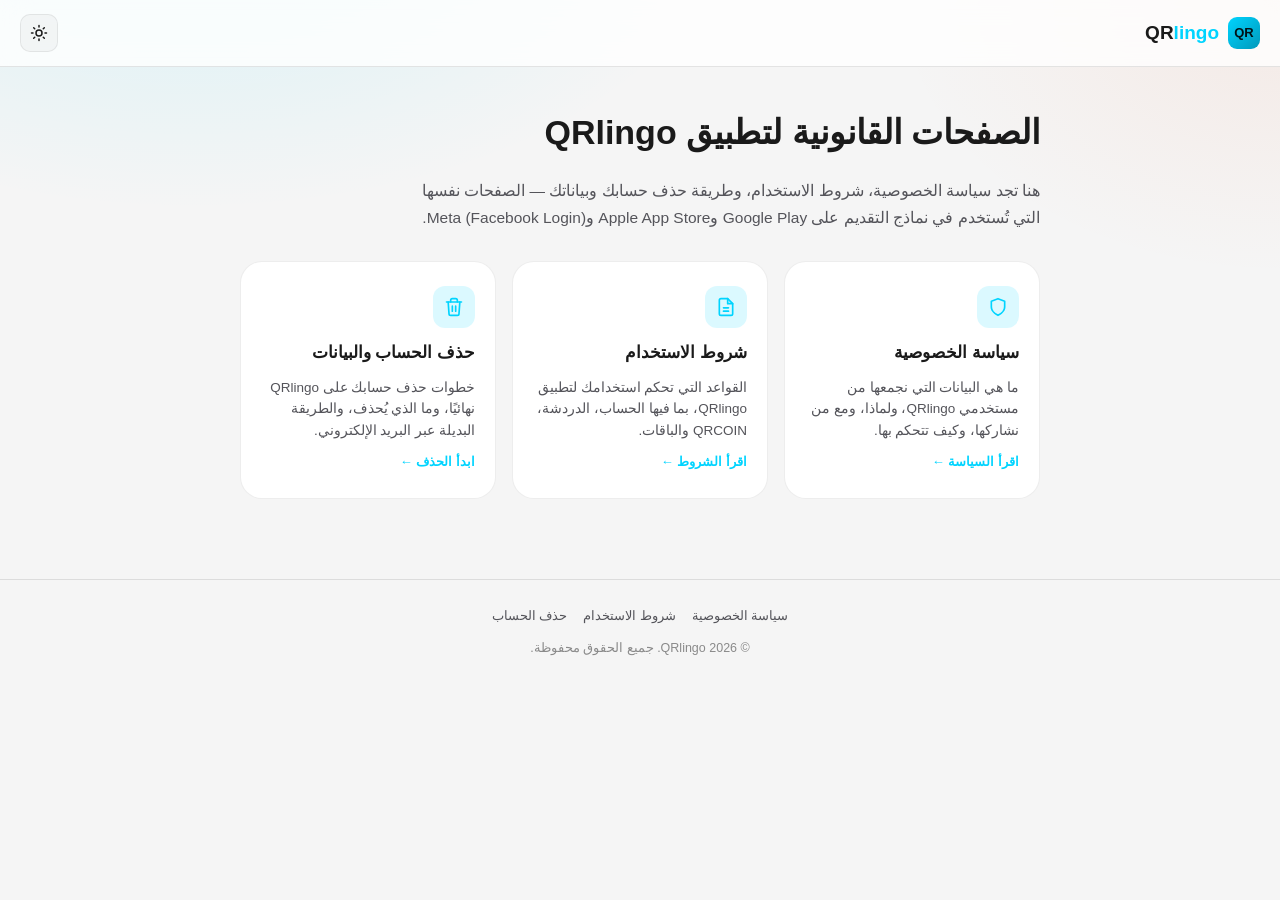
<file: QRLINGO LEGAL 2026/index.html>
<!DOCTYPE html>
<html lang="ar" dir="rtl" data-theme="dark">
<head>
<meta charset="UTF-8">
<meta name="viewport" content="width=device-width, initial-scale=1, viewport-fit=cover">
<title>QRlingo — الصفحات القانونية</title>
<meta name="description" content="سياسة الخصوصية، شروط الاستخدام، وحذف الحساب والبيانات لتطبيق QRlingo.">
<meta name="robots" content="index,follow">
<link rel="stylesheet" href="assets/style.css">
</head>
<body>

<header class="topbar">
  <a href="./" class="brand"><span class="brand-mark">QR</span><span class="brand-full">QR<span class="brand-lingo">lingo</span></span></a>
  <div class="topbar-actions">
    <button class="icon-btn" id="themeToggleBtn" title="تبديل المظهر" aria-label="تبديل المظهر">
      <svg viewBox="0 0 24 24" fill="none" stroke="currentColor" stroke-width="2" stroke-linecap="round" stroke-linejoin="round"><circle cx="12" cy="12" r="4"/><path d="M12 2v2M12 20v2M4.9 4.9l1.4 1.4M17.7 17.7l1.4 1.4M2 12h2M20 12h2M4.9 19.1l1.4-1.4M17.7 6.3l1.4-1.4"/></svg>
    </button>
  </div>
</header>

<main>
  <div class="page-head">
    <h1>الصفحات القانونية لتطبيق QRlingo</h1>
    <p class="lede">هنا تجد سياسة الخصوصية، شروط الاستخدام، وطريقة حذف حسابك وبياناتك — الصفحات نفسها التي تُستخدم في نماذج التقديم على Google Play وApple App Store وMeta (Facebook Login).</p>
  </div>

  <div class="hub-grid">
    <a class="hub-card" href="privacy/">
      <span class="hub-icon">
        <svg width="20" height="20" viewBox="0 0 24 24" fill="none" stroke="currentColor" stroke-width="2" stroke-linecap="round" stroke-linejoin="round"><path d="M12 22s8-4 8-10V5l-8-3-8 3v7c0 6 8 10 8 10z"/></svg>
      </span>
      <h3>سياسة الخصوصية</h3>
      <p>ما هي البيانات التي نجمعها من مستخدمي QRlingo، ولماذا، ومع من نشاركها، وكيف تتحكم بها.</p>
      <span class="go">اقرأ السياسة ←</span>
    </a>

    <a class="hub-card" href="terms/">
      <span class="hub-icon">
        <svg width="20" height="20" viewBox="0 0 24 24" fill="none" stroke="currentColor" stroke-width="2" stroke-linecap="round" stroke-linejoin="round"><path d="M14 2H6a2 2 0 0 0-2 2v16a2 2 0 0 0 2 2h12a2 2 0 0 0 2-2V8z"/><path d="M14 2v6h6"/><path d="M9 13h6M9 17h6"/></svg>
      </span>
      <h3>شروط الاستخدام</h3>
      <p>القواعد التي تحكم استخدامك لتطبيق QRlingo، بما فيها الحساب، الدردشة، QRCOIN والباقات.</p>
      <span class="go">اقرأ الشروط ←</span>
    </a>

    <a class="hub-card" href="delete-account/">
      <span class="hub-icon">
        <svg width="20" height="20" viewBox="0 0 24 24" fill="none" stroke="currentColor" stroke-width="2" stroke-linecap="round" stroke-linejoin="round"><path d="M3 6h18"/><path d="M8 6V4a2 2 0 0 1 2-2h4a2 2 0 0 1 2 2v2"/><path d="M19 6l-1 14a2 2 0 0 1-2 2H8a2 2 0 0 1-2-2L5 6"/><path d="M10 11v6M14 11v6"/></svg>
      </span>
      <h3>حذف الحساب والبيانات</h3>
      <p>خطوات حذف حسابك على QRlingo نهائيًا، وما الذي يُحذف، والطريقة البديلة عبر البريد الإلكتروني.</p>
      <span class="go">ابدأ الحذف ←</span>
    </a>
  </div>
</main>

<footer>
  <div class="foot-links">
    <a href="privacy/">سياسة الخصوصية</a>
    <a href="terms/">شروط الاستخدام</a>
    <a href="delete-account/">حذف الحساب</a>
  </div>
  © <span id="year"></span> QRlingo. جميع الحقوق محفوظة.
</footer>

<script>
(function(){
  var KEY = "qrlingoLegalTheme";
  var root = document.documentElement;
  var btn = document.getElementById("themeToggleBtn");
  var saved = localStorage.getItem(KEY);
  if(saved){ root.setAttribute("data-theme", saved); }
  else if(window.matchMedia && window.matchMedia("(prefers-color-scheme: light)").matches){ root.setAttribute("data-theme","light"); }
  btn && btn.addEventListener("click", function(){
    var next = root.getAttribute("data-theme") === "light" ? "dark" : "light";
    root.setAttribute("data-theme", next);
    localStorage.setItem(KEY, next);
  });
  var y = document.getElementById("year");
  if(y) y.textContent = new Date().getFullYear();
})();
</script>
</body>
</html>
</file>
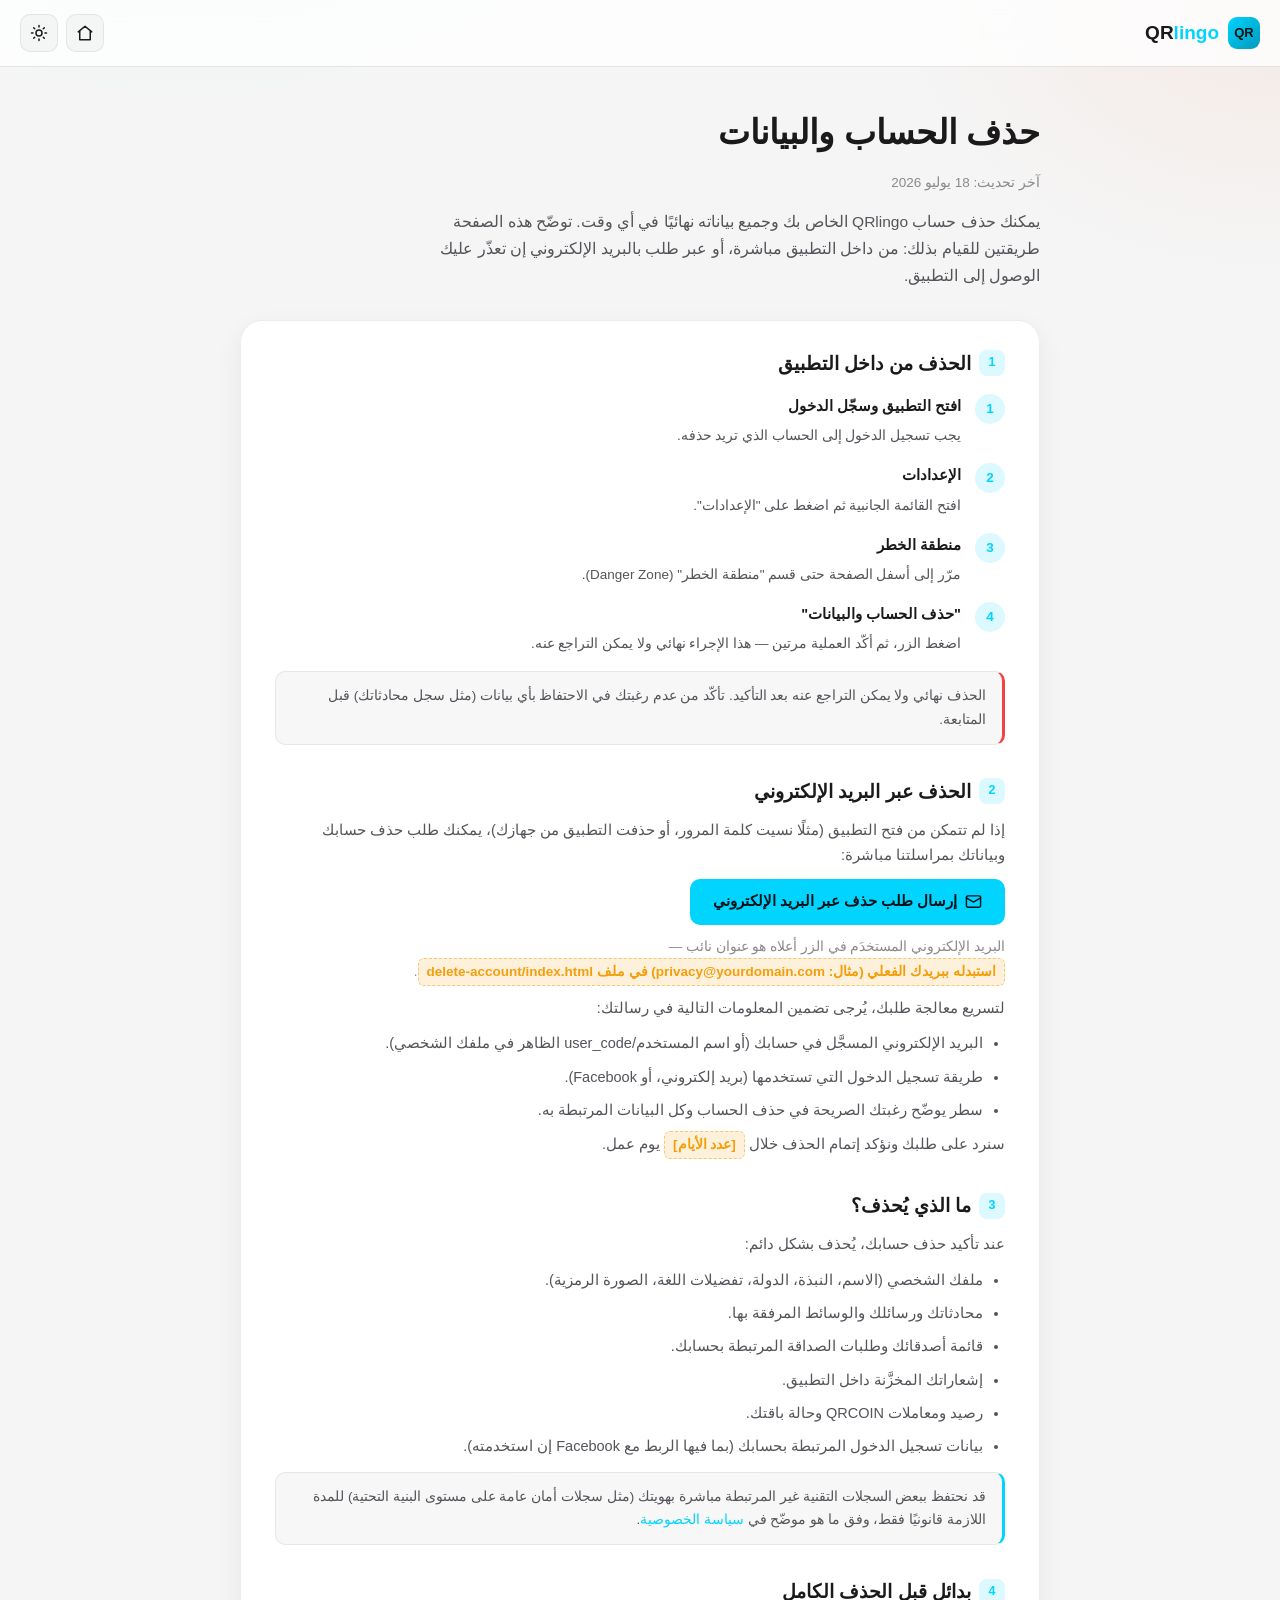
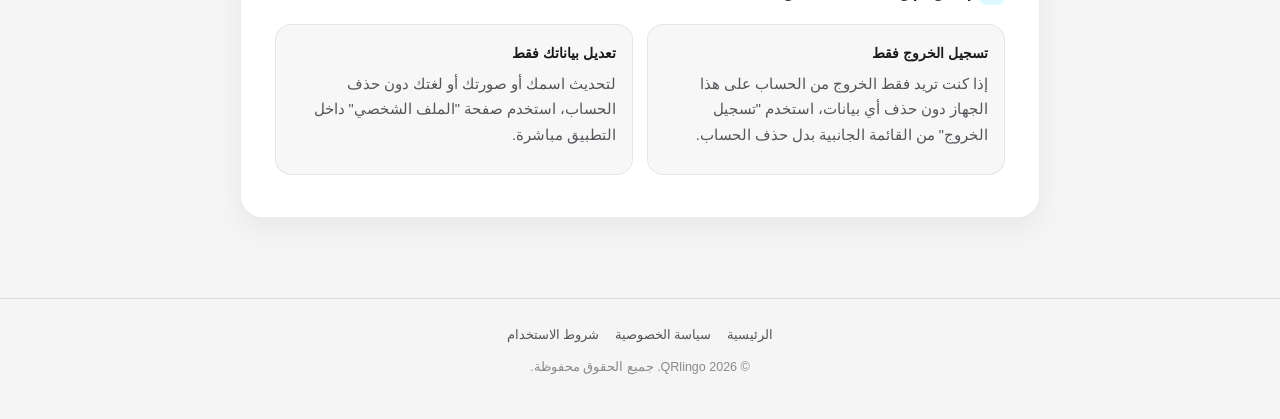
<file: QRLINGO LEGAL 2026/delete-account/index.html>
<!DOCTYPE html>
<html lang="ar" dir="rtl" data-theme="dark">
<head>
<meta charset="UTF-8">
<meta name="viewport" content="width=device-width, initial-scale=1, viewport-fit=cover">
<title>حذف الحساب والبيانات — QRlingo</title>
<meta name="description" content="كيفية حذف حسابك وبياناتك من تطبيق QRlingo نهائيًا، من داخل التطبيق أو عبر البريد الإلكتروني.">
<meta name="robots" content="index,follow">
<link rel="stylesheet" href="../assets/style.css">
</head>
<body>

<header class="topbar">
  <a href="../" class="brand"><span class="brand-mark">QR</span><span class="brand-full">QR<span class="brand-lingo">lingo</span></span></a>
  <div class="topbar-actions">
    <a class="icon-btn" href="../" title="الرئيسية" aria-label="الرئيسية">
      <svg viewBox="0 0 24 24" fill="none" stroke="currentColor" stroke-width="2" stroke-linecap="round" stroke-linejoin="round"><path d="M3 10.5 12 3l9 7.5"/><path d="M5 9.5V21h14V9.5"/></svg>
    </a>
    <button class="icon-btn" id="themeToggleBtn" title="تبديل المظهر" aria-label="تبديل المظهر">
      <svg viewBox="0 0 24 24" fill="none" stroke="currentColor" stroke-width="2" stroke-linecap="round" stroke-linejoin="round"><circle cx="12" cy="12" r="4"/><path d="M12 2v2M12 20v2M4.9 4.9l1.4 1.4M17.7 17.7l1.4 1.4M2 12h2M20 12h2M4.9 19.1l1.4-1.4M17.7 6.3l1.4-1.4"/></svg>
    </button>
  </div>
</header>

<main>
  <div class="page-head">
    <h1>حذف الحساب والبيانات</h1>
    <p class="updated">آخر تحديث: 18 يوليو 2026</p>
    <p class="lede">
      يمكنك حذف حساب QRlingo الخاص بك وجميع بياناته نهائيًا في أي وقت. توضّح هذه الصفحة طريقتين للقيام
      بذلك: من داخل التطبيق مباشرة، أو عبر طلب بالبريد الإلكتروني إن تعذّر عليك الوصول إلى التطبيق.
    </p>
  </div>

  <div class="card">

    <section class="block" id="in-app">
      <h2><span class="num">1</span> الحذف من داخل التطبيق</h2>
      <div class="steps">
        <div class="step">
          <span class="step-num">1</span>
          <div class="step-body"><strong>افتح التطبيق وسجّل الدخول</strong><span>يجب تسجيل الدخول إلى الحساب الذي تريد حذفه.</span></div>
        </div>
        <div class="step">
          <span class="step-num">2</span>
          <div class="step-body"><strong>الإعدادات</strong><span>افتح القائمة الجانبية ثم اضغط على "الإعدادات".</span></div>
        </div>
        <div class="step">
          <span class="step-num">3</span>
          <div class="step-body"><strong>منطقة الخطر</strong><span>مرّر إلى أسفل الصفحة حتى قسم "منطقة الخطر" (Danger Zone).</span></div>
        </div>
        <div class="step">
          <span class="step-num">4</span>
          <div class="step-body"><strong>"حذف الحساب والبيانات"</strong><span>اضغط الزر، ثم أكّد العملية مرتين — هذا الإجراء نهائي ولا يمكن التراجع عنه.</span></div>
        </div>
      </div>
      <div class="note danger">
        الحذف نهائي ولا يمكن التراجع عنه بعد التأكيد. تأكّد من عدم رغبتك في الاحتفاظ بأي بيانات (مثل سجل
        محادثاتك) قبل المتابعة.
      </div>
    </section>

    <section class="block" id="email">
      <h2><span class="num">2</span> الحذف عبر البريد الإلكتروني</h2>
      <p>
        إذا لم تتمكن من فتح التطبيق (مثلًا نسيت كلمة المرور، أو حذفت التطبيق من جهازك)، يمكنك طلب حذف
        حسابك وبياناتك بمراسلتنا مباشرة:
      </p>
      <p>
        <a class="btn btn-primary" href="mailto:PRIVACY_EMAIL@yourdomain.com?subject=طلب%20حذف%20الحساب%20-%20QRlingo">
          <svg width="17" height="17" viewBox="0 0 24 24" fill="none" stroke="currentColor" stroke-width="2" stroke-linecap="round" stroke-linejoin="round"><rect x="2" y="4" width="20" height="16" rx="2"/><path d="m22 7-10 6L2 7"/></svg>
          إرسال طلب حذف عبر البريد الإلكتروني
        </a>
      </p>
      <p style="font-size:13.5px;color:var(--text-muted)">
        البريد الإلكتروني المستخدَم في الزر أعلاه هو عنوان نائب —
        <span class="placeholder">استبدله ببريدك الفعلي (مثال: privacy@yourdomain.com) في ملف delete-account/index.html</span>.
      </p>
      <p>لتسريع معالجة طلبك، يُرجى تضمين المعلومات التالية في رسالتك:</p>
      <ul>
        <li>البريد الإلكتروني المسجَّل في حسابك (أو اسم المستخدم/user_code الظاهر في ملفك الشخصي).</li>
        <li>طريقة تسجيل الدخول التي تستخدمها (بريد إلكتروني، أو Facebook).</li>
        <li>سطر يوضّح رغبتك الصريحة في حذف الحساب وكل البيانات المرتبطة به.</li>
      </ul>
      <p>سنرد على طلبك ونؤكد إتمام الحذف خلال <span class="placeholder">[عدد الأيام]</span> يوم عمل.</p>
    </section>

    <section class="block" id="what">
      <h2><span class="num">3</span> ما الذي يُحذف؟</h2>
      <p>عند تأكيد حذف حسابك، يُحذف بشكل دائم:</p>
      <ul>
        <li>ملفك الشخصي (الاسم، النبذة، الدولة، تفضيلات اللغة، الصورة الرمزية).</li>
        <li>محادثاتك ورسائلك والوسائط المرفقة بها.</li>
        <li>قائمة أصدقائك وطلبات الصداقة المرتبطة بحسابك.</li>
        <li>إشعاراتك المخزَّنة داخل التطبيق.</li>
        <li>رصيد ومعاملات QRCOIN وحالة باقتك.</li>
        <li>بيانات تسجيل الدخول المرتبطة بحسابك (بما فيها الربط مع Facebook إن استخدمته).</li>
      </ul>
      <div class="note">
        قد نحتفظ ببعض السجلات التقنية غير المرتبطة مباشرة بهويتك (مثل سجلات أمان عامة على مستوى
        البنية التحتية) للمدة اللازمة قانونيًا فقط، وفق ما هو موضّح في
        <a href="../privacy/#retention">سياسة الخصوصية</a>.
      </div>
    </section>

    <section class="block" id="alt">
      <h2><span class="num">4</span> بدائل قبل الحذف الكامل</h2>
      <div class="grid-cards">
        <div class="mini-card">
          <h4>تسجيل الخروج فقط</h4>
          <p>إذا كنت تريد فقط الخروج من الحساب على هذا الجهاز دون حذف أي بيانات، استخدم "تسجيل الخروج" من القائمة الجانبية بدل حذف الحساب.</p>
        </div>
        <div class="mini-card">
          <h4>تعديل بياناتك فقط</h4>
          <p>لتحديث اسمك أو صورتك أو لغتك دون حذف الحساب، استخدم صفحة "الملف الشخصي" داخل التطبيق مباشرة.</p>
        </div>
      </div>
    </section>

  </div>
</main>

<footer>
  <div class="foot-links">
    <a href="../">الرئيسية</a>
    <a href="../privacy/">سياسة الخصوصية</a>
    <a href="../terms/">شروط الاستخدام</a>
  </div>
  © <span id="year"></span> QRlingo. جميع الحقوق محفوظة.
</footer>

<script>
(function(){
  var KEY = "qrlingoLegalTheme";
  var root = document.documentElement;
  var btn = document.getElementById("themeToggleBtn");
  var saved = localStorage.getItem(KEY);
  if(saved){ root.setAttribute("data-theme", saved); }
  else if(window.matchMedia && window.matchMedia("(prefers-color-scheme: light)").matches){ root.setAttribute("data-theme","light"); }
  btn && btn.addEventListener("click", function(){
    var next = root.getAttribute("data-theme") === "light" ? "dark" : "light";
    root.setAttribute("data-theme", next);
    localStorage.setItem(KEY, next);
  });
  var y = document.getElementById("year");
  if(y) y.textContent = new Date().getFullYear();
})();
</script>
</body>
</html>
</file>
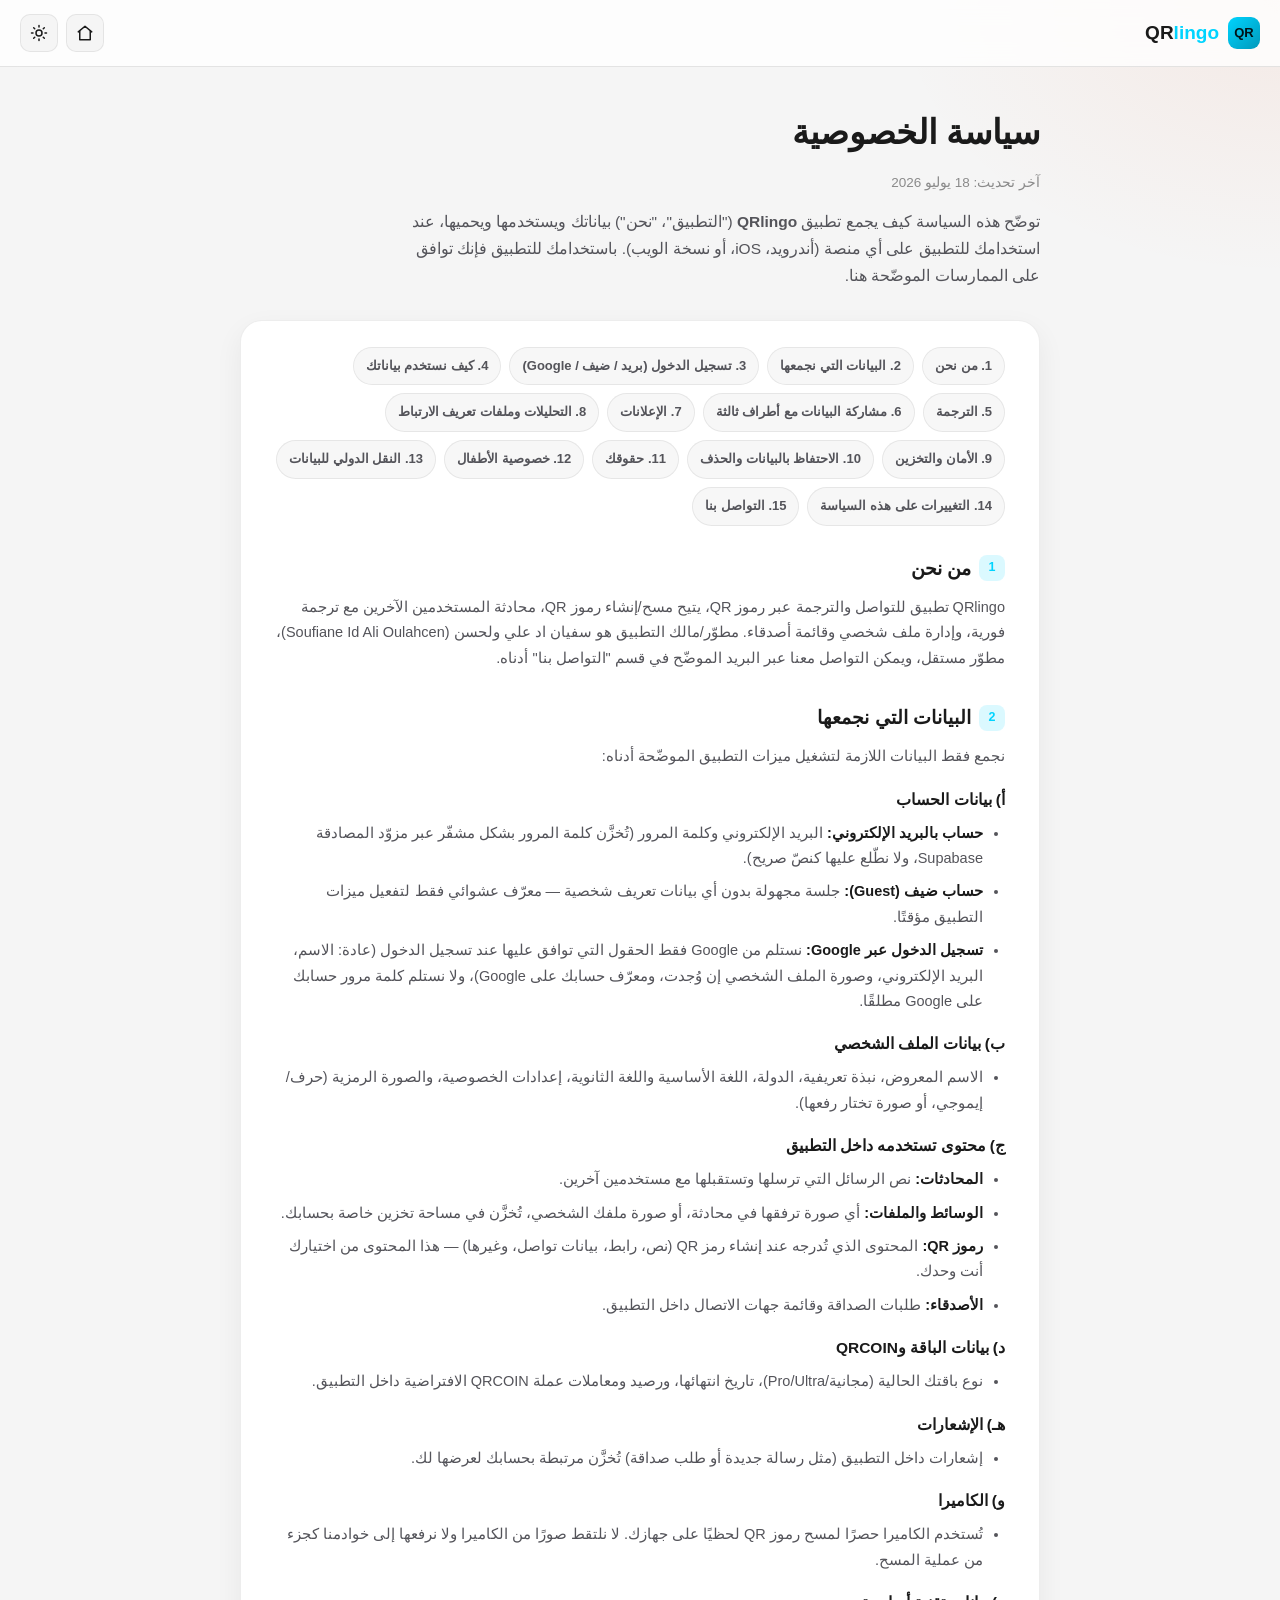
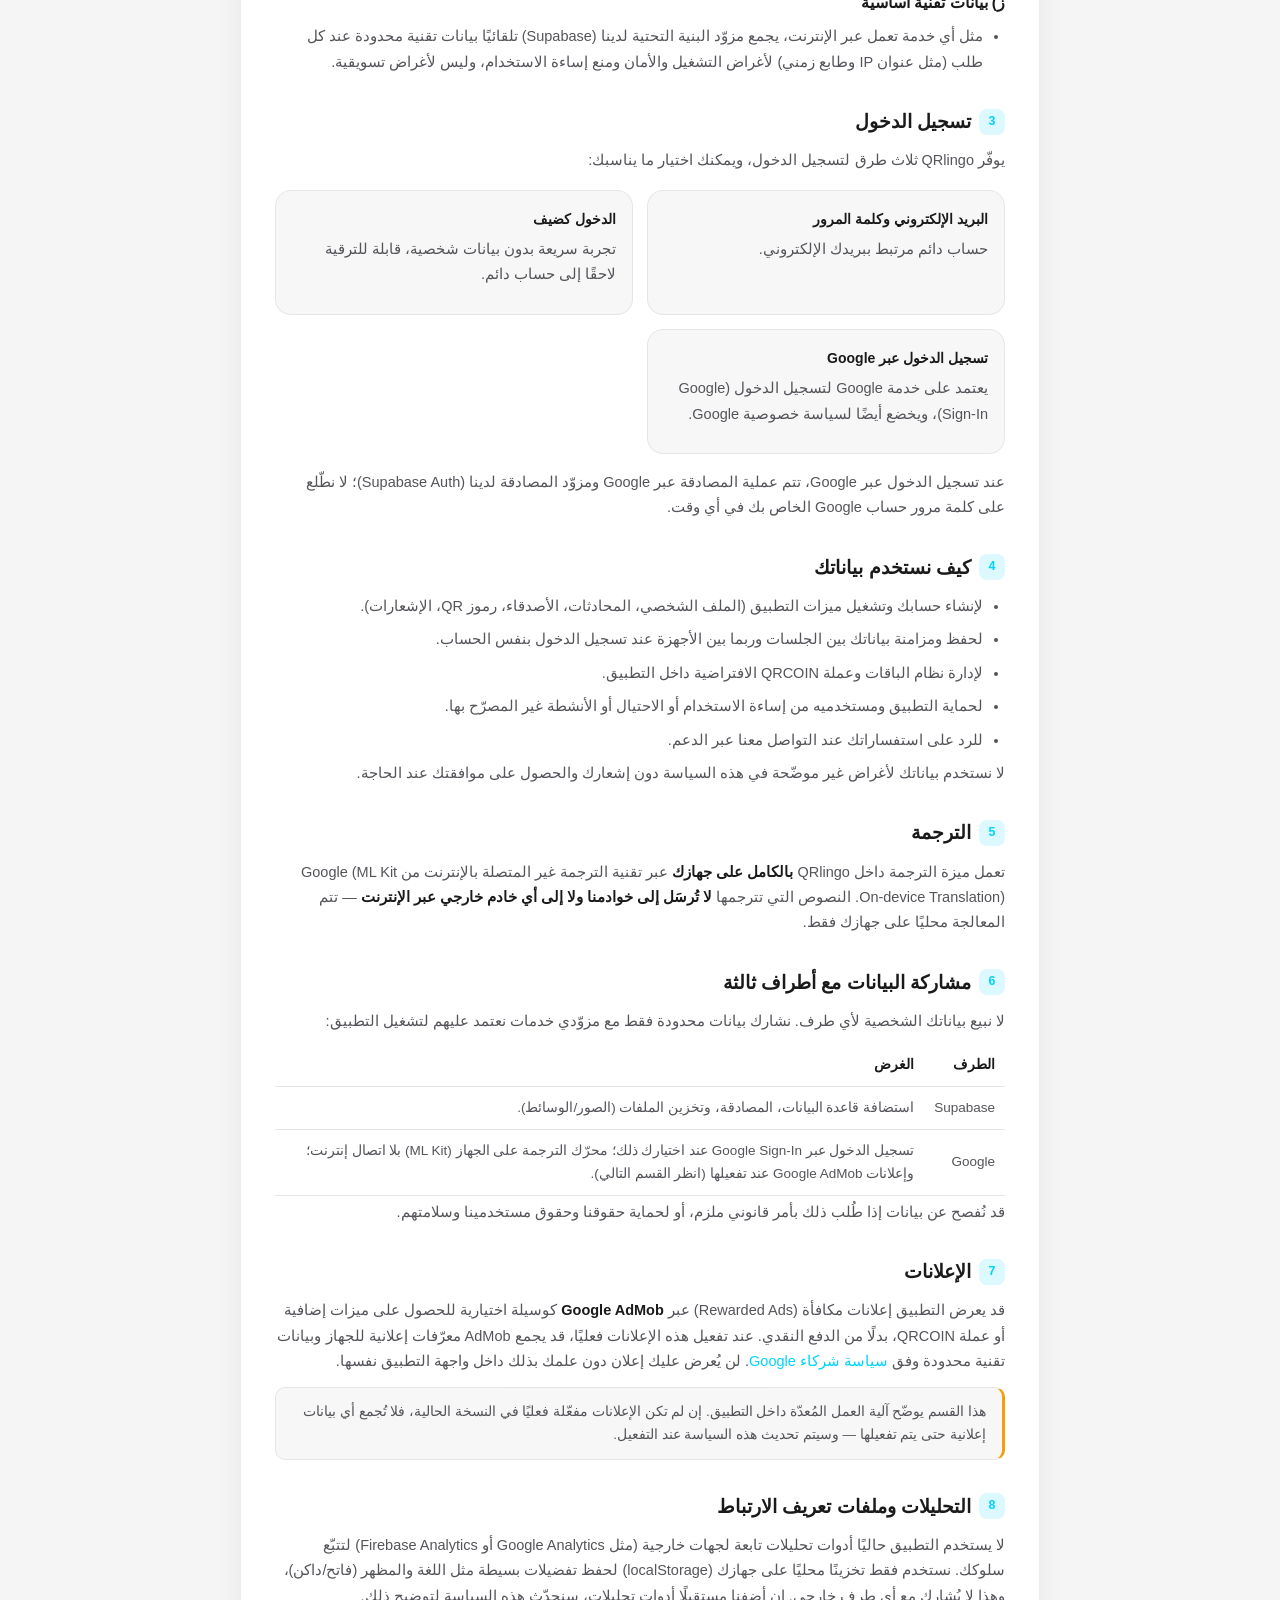
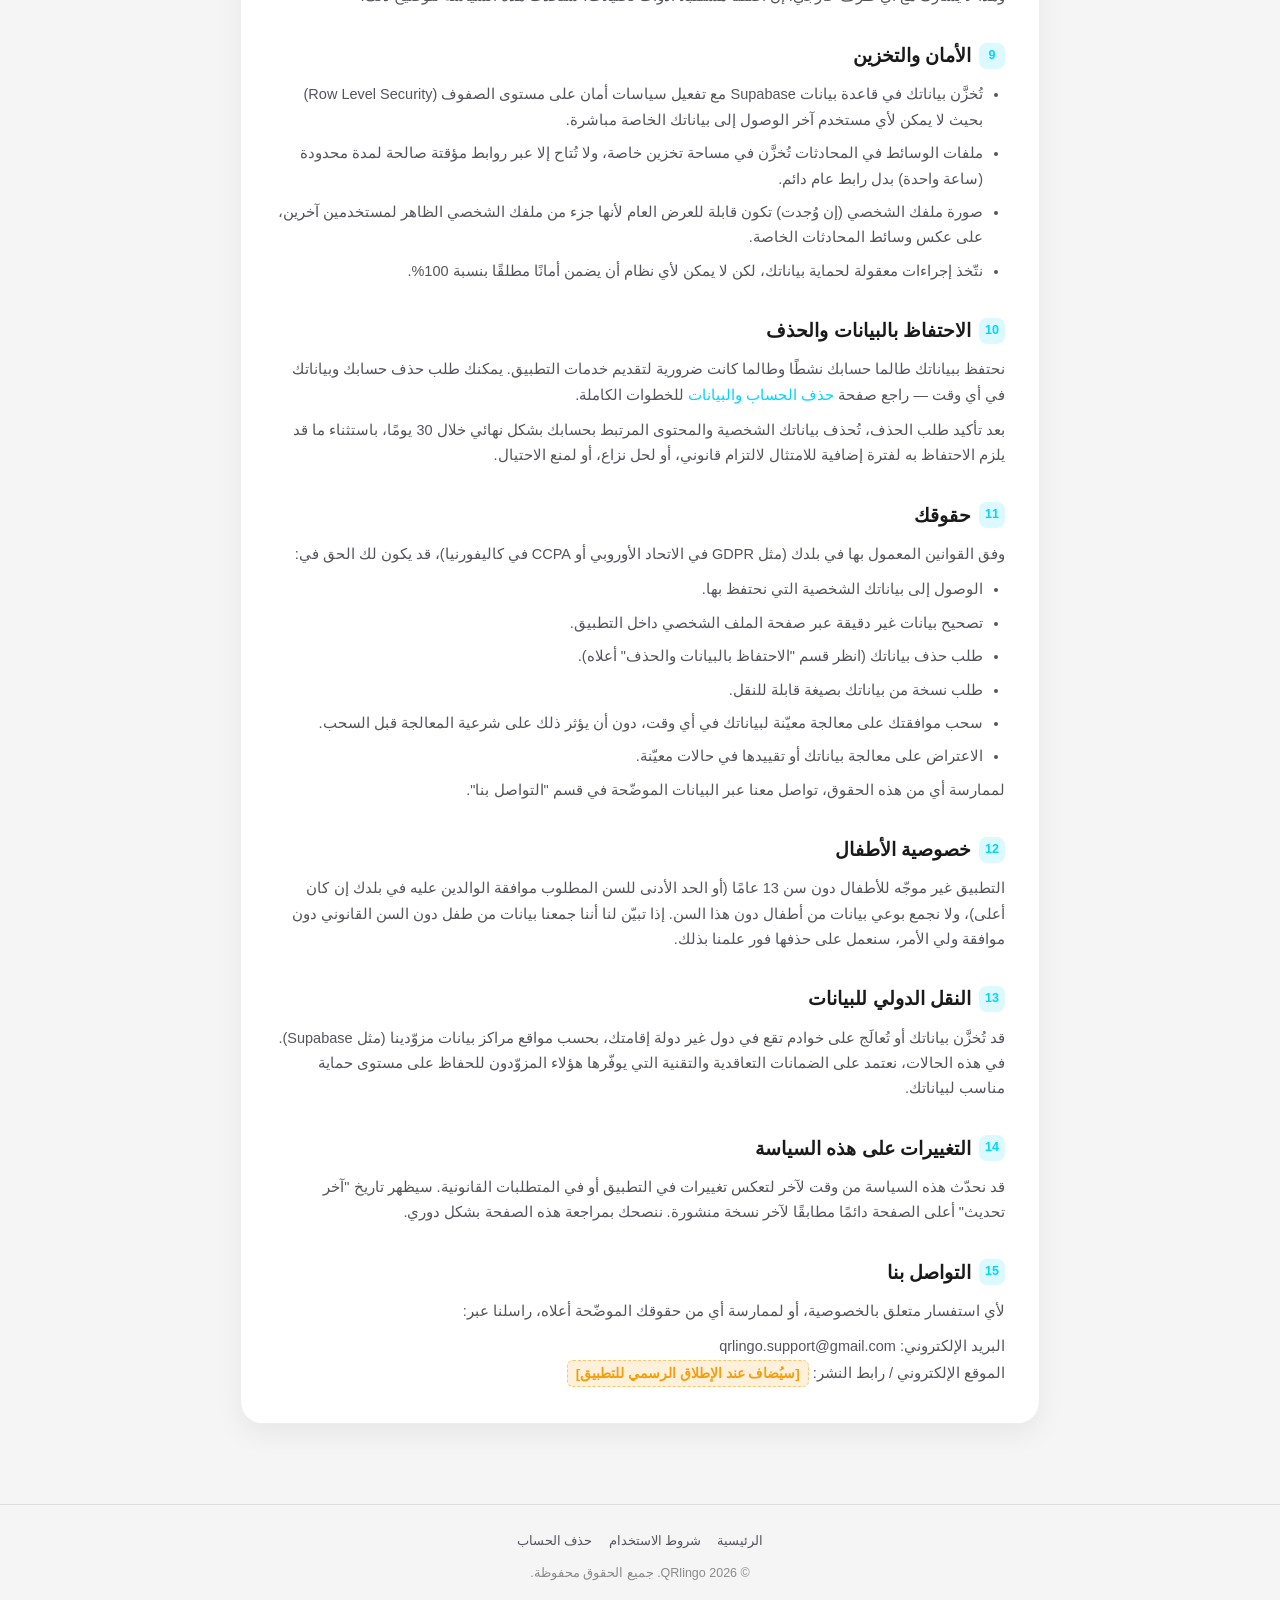
<file: QRLINGO LEGAL 2026/privacy/index.html>
<!DOCTYPE html>
<html lang="ar" dir="rtl" data-theme="dark">
<head>
<meta charset="UTF-8">
<meta name="viewport" content="width=device-width, initial-scale=1, viewport-fit=cover">
<title>سياسة الخصوصية — QRlingo</title>
<meta name="description" content="سياسة خصوصية تطبيق QRlingo: البيانات التي نجمعها، كيف نستخدمها، ومع من نشاركها، وحقوقك في التحكم بها.">
<meta name="robots" content="index,follow">
<link rel="stylesheet" href="../assets/style.css">
</head>
<body>

<header class="topbar">
  <a href="../" class="brand"><span class="brand-mark">QR</span><span class="brand-full">QR<span class="brand-lingo">lingo</span></span></a>
  <div class="topbar-actions">
    <a class="icon-btn" href="../" title="الرئيسية" aria-label="الرئيسية">
      <svg viewBox="0 0 24 24" fill="none" stroke="currentColor" stroke-width="2" stroke-linecap="round" stroke-linejoin="round"><path d="M3 10.5 12 3l9 7.5"/><path d="M5 9.5V21h14V9.5"/></svg>
    </a>
    <button class="icon-btn" id="themeToggleBtn" title="تبديل المظهر" aria-label="تبديل المظهر">
      <svg viewBox="0 0 24 24" fill="none" stroke="currentColor" stroke-width="2" stroke-linecap="round" stroke-linejoin="round"><circle cx="12" cy="12" r="4"/><path d="M12 2v2M12 20v2M4.9 4.9l1.4 1.4M17.7 17.7l1.4 1.4M2 12h2M20 12h2M4.9 19.1l1.4-1.4M17.7 6.3l1.4-1.4"/></svg>
    </button>
  </div>
</header>

<main>
  <div class="page-head">
    <h1>سياسة الخصوصية</h1>
    <p class="updated">آخر تحديث: 18 يوليو 2026</p>
    <p class="lede">
      توضّح هذه السياسة كيف يجمع تطبيق <strong>QRlingo</strong> ("التطبيق"، "نحن") بياناتك ويستخدمها ويحميها،
      عند استخدامك للتطبيق على أي منصة (أندرويد، iOS، أو نسخة الويب). باستخدامك للتطبيق فإنك توافق على
      الممارسات الموضّحة هنا.
    </p>
  </div>

  <div class="card">

    <nav class="toc" aria-label="فهرس السياسة">
      <a href="#who">1. من نحن</a>
      <a href="#data">2. البيانات التي نجمعها</a>
      <a href="#login">3. تسجيل الدخول (بريد / ضيف / Google)</a>
      <a href="#use">4. كيف نستخدم بياناتك</a>
      <a href="#translation">5. الترجمة</a>
      <a href="#sharing">6. مشاركة البيانات مع أطراف ثالثة</a>
      <a href="#ads">7. الإعلانات</a>
      <a href="#analytics">8. التحليلات وملفات تعريف الارتباط</a>
      <a href="#security">9. الأمان والتخزين</a>
      <a href="#retention">10. الاحتفاظ بالبيانات والحذف</a>
      <a href="#rights">11. حقوقك</a>
      <a href="#children">12. خصوصية الأطفال</a>
      <a href="#intl">13. النقل الدولي للبيانات</a>
      <a href="#changes">14. التغييرات على هذه السياسة</a>
      <a href="#contact">15. التواصل بنا</a>
    </nav>

    <section class="block" id="who">
      <h2><span class="num">1</span> من نحن</h2>
      <p>
        QRlingo تطبيق للتواصل والترجمة عبر رموز QR، يتيح مسح/إنشاء رموز QR، محادثة المستخدمين الآخرين
        مع ترجمة فورية، وإدارة ملف شخصي وقائمة أصدقاء. مطوّر/مالك التطبيق هو
        سفيان اد علي ولحسن (Soufiane Id Ali Oulahcen)، مطوّر مستقل،
        ويمكن التواصل معنا عبر البريد الموضّح في قسم "التواصل بنا" أدناه.
      </p>
    </section>

    <section class="block" id="data">
      <h2><span class="num">2</span> البيانات التي نجمعها</h2>
      <p>نجمع فقط البيانات اللازمة لتشغيل ميزات التطبيق الموضّحة أدناه:</p>

      <h3>أ) بيانات الحساب</h3>
      <ul>
        <li><strong>حساب بالبريد الإلكتروني:</strong> البريد الإلكتروني وكلمة المرور (تُخزَّن كلمة المرور بشكل مشفّر عبر مزوّد المصادقة Supabase، ولا نطّلع عليها كنصّ صريح).</li>
        <li><strong>حساب ضيف (Guest):</strong> جلسة مجهولة بدون أي بيانات تعريف شخصية — معرّف عشوائي فقط لتفعيل ميزات التطبيق مؤقتًا.</li>
        <li><strong>تسجيل الدخول عبر Google:</strong> نستلم من Google فقط الحقول التي توافق عليها عند تسجيل الدخول (عادة: الاسم، البريد الإلكتروني، وصورة الملف الشخصي إن وُجدت، ومعرّف حسابك على Google)، ولا نستلم كلمة مرور حسابك على Google مطلقًا.</li>
      </ul>

      <h3>ب) بيانات الملف الشخصي</h3>
      <ul>
        <li>الاسم المعروض، نبذة تعريفية، الدولة، اللغة الأساسية واللغة الثانوية، إعدادات الخصوصية، والصورة الرمزية (حرف/إيموجي، أو صورة تختار رفعها).</li>
      </ul>

      <h3>ج) محتوى تستخدمه داخل التطبيق</h3>
      <ul>
        <li><strong>المحادثات:</strong> نص الرسائل التي ترسلها وتستقبلها مع مستخدمين آخرين.</li>
        <li><strong>الوسائط والملفات:</strong> أي صورة ترفقها في محادثة، أو صورة ملفك الشخصي، تُخزَّن في مساحة تخزين خاصة بحسابك.</li>
        <li><strong>رموز QR:</strong> المحتوى الذي تُدرجه عند إنشاء رمز QR (نص، رابط، بيانات تواصل، وغيرها) — هذا المحتوى من اختيارك أنت وحدك.</li>
        <li><strong>الأصدقاء:</strong> طلبات الصداقة وقائمة جهات الاتصال داخل التطبيق.</li>
      </ul>

      <h3>د) بيانات الباقة وQRCOIN</h3>
      <ul>
        <li>نوع باقتك الحالية (مجانية/Pro/Ultra)، تاريخ انتهائها، ورصيد ومعاملات عملة QRCOIN الافتراضية داخل التطبيق.</li>
      </ul>

      <h3>هـ) الإشعارات</h3>
      <ul>
        <li>إشعارات داخل التطبيق (مثل رسالة جديدة أو طلب صداقة) تُخزَّن مرتبطة بحسابك لعرضها لك.</li>
      </ul>

      <h3>و) الكاميرا</h3>
      <ul>
        <li>تُستخدم الكاميرا حصرًا لمسح رموز QR لحظيًا على جهازك. لا نلتقط صورًا من الكاميرا ولا نرفعها إلى خوادمنا كجزء من عملية المسح.</li>
      </ul>

      <h3>ز) بيانات تقنية أساسية</h3>
      <ul>
        <li>مثل أي خدمة تعمل عبر الإنترنت، يجمع مزوّد البنية التحتية لدينا (Supabase) تلقائيًا بيانات تقنية محدودة عند كل طلب (مثل عنوان IP وطابع زمني) لأغراض التشغيل والأمان ومنع إساءة الاستخدام، وليس لأغراض تسويقية.</li>
      </ul>
    </section>

    <section class="block" id="login">
      <h2><span class="num">3</span> تسجيل الدخول</h2>
      <p>يوفّر QRlingo ثلاث طرق لتسجيل الدخول، ويمكنك اختيار ما يناسبك:</p>
      <div class="grid-cards">
        <div class="mini-card">
          <h4>البريد الإلكتروني وكلمة المرور</h4>
          <p>حساب دائم مرتبط ببريدك الإلكتروني.</p>
        </div>
        <div class="mini-card">
          <h4>الدخول كضيف</h4>
          <p>تجربة سريعة بدون بيانات شخصية، قابلة للترقية لاحقًا إلى حساب دائم.</p>
        </div>
        <div class="mini-card">
          <h4>تسجيل الدخول عبر Google</h4>
          <p>يعتمد على خدمة Google لتسجيل الدخول (Google Sign-In)، ويخضع أيضًا لسياسة خصوصية Google.</p>
        </div>
      </div>
      <p>
        عند تسجيل الدخول عبر Google، تتم عملية المصادقة عبر Google ومزوّد المصادقة لدينا (Supabase Auth)؛
        لا نطّلع على كلمة مرور حساب Google الخاص بك في أي وقت.
      </p>
    </section>

    <section class="block" id="use">
      <h2><span class="num">4</span> كيف نستخدم بياناتك</h2>
      <ul>
        <li>لإنشاء حسابك وتشغيل ميزات التطبيق (الملف الشخصي، المحادثات، الأصدقاء، رموز QR، الإشعارات).</li>
        <li>لحفظ ومزامنة بياناتك بين الجلسات وربما بين الأجهزة عند تسجيل الدخول بنفس الحساب.</li>
        <li>لإدارة نظام الباقات وعملة QRCOIN الافتراضية داخل التطبيق.</li>
        <li>لحماية التطبيق ومستخدميه من إساءة الاستخدام أو الاحتيال أو الأنشطة غير المصرّح بها.</li>
        <li>للرد على استفساراتك عند التواصل معنا عبر الدعم.</li>
      </ul>
      <p>لا نستخدم بياناتك لأغراض غير موضّحة في هذه السياسة دون إشعارك والحصول على موافقتك عند الحاجة.</p>
    </section>

    <section class="block" id="translation">
      <h2><span class="num">5</span> الترجمة</h2>
      <p>
        تعمل ميزة الترجمة داخل QRlingo <strong>بالكامل على جهازك</strong> عبر تقنية الترجمة غير المتصلة
        بالإنترنت من Google (ML Kit On-device Translation). النصوص التي تترجمها
        <strong>لا تُرسَل إلى خوادمنا ولا إلى أي خادم خارجي عبر الإنترنت</strong> — تتم المعالجة محليًا على جهازك فقط.
      </p>
    </section>

    <section class="block" id="sharing">
      <h2><span class="num">6</span> مشاركة البيانات مع أطراف ثالثة</h2>
      <p>لا نبيع بياناتك الشخصية لأي طرف. نشارك بيانات محدودة فقط مع مزوّدي خدمات نعتمد عليهم لتشغيل التطبيق:</p>
      <table>
        <thead><tr><th>الطرف</th><th>الغرض</th></tr></thead>
        <tbody>
          <tr><td>Supabase</td><td>استضافة قاعدة البيانات، المصادقة، وتخزين الملفات (الصور/الوسائط).</td></tr>
          <tr><td>Google</td><td>تسجيل الدخول عبر Google Sign-In عند اختيارك ذلك؛ محرّك الترجمة على الجهاز (ML Kit) بلا اتصال إنترنت؛ وإعلانات Google AdMob عند تفعيلها (انظر القسم التالي).</td></tr>
        </tbody>
      </table>
      <p>قد نُفصح عن بيانات إذا طُلب ذلك بأمر قانوني ملزم، أو لحماية حقوقنا وحقوق مستخدمينا وسلامتهم.</p>
    </section>

    <section class="block" id="ads">
      <h2><span class="num">7</span> الإعلانات</h2>
      <p>
        قد يعرض التطبيق إعلانات مكافأة (Rewarded Ads) عبر <strong>Google AdMob</strong> كوسيلة اختيارية للحصول على
        ميزات إضافية أو عملة QRCOIN، بدلًا من الدفع النقدي. عند تفعيل هذه الإعلانات فعليًا، قد يجمع AdMob
        معرّفات إعلانية للجهاز وبيانات تقنية محدودة وفق
        <a href="https://policies.google.com/technologies/partner-sites" target="_blank" rel="noopener">سياسة شركاء Google</a>.
        لن يُعرض عليك إعلان دون علمك بذلك داخل واجهة التطبيق نفسها.
      </p>
      <div class="note warn">هذا القسم يوضّح آلية العمل المُعدّة داخل التطبيق. إن لم تكن الإعلانات مفعّلة فعليًا في النسخة الحالية، فلا تُجمع أي بيانات إعلانية حتى يتم تفعيلها — وسيتم تحديث هذه السياسة عند التفعيل.</div>
    </section>

    <section class="block" id="analytics">
      <h2><span class="num">8</span> التحليلات وملفات تعريف الارتباط</h2>
      <p>
        لا يستخدم التطبيق حاليًا أدوات تحليلات تابعة لجهات خارجية (مثل Google Analytics أو Firebase Analytics)
        لتتبّع سلوكك. نستخدم فقط تخزينًا محليًا على جهازك (localStorage) لحفظ تفضيلات بسيطة مثل اللغة والمظهر
        (فاتح/داكن)، وهذا لا يُشارك مع أي طرف خارجي. إن أضفنا مستقبلًا أدوات تحليلات، سنحدّث هذه السياسة لتوضيح ذلك.
      </p>
    </section>

    <section class="block" id="security">
      <h2><span class="num">9</span> الأمان والتخزين</h2>
      <ul>
        <li>تُخزَّن بياناتك في قاعدة بيانات Supabase مع تفعيل سياسات أمان على مستوى الصفوف (Row Level Security) بحيث لا يمكن لأي مستخدم آخر الوصول إلى بياناتك الخاصة مباشرة.</li>
        <li>ملفات الوسائط في المحادثات تُخزَّن في مساحة تخزين خاصة، ولا تُتاح إلا عبر روابط مؤقتة صالحة لمدة محدودة (ساعة واحدة) بدل رابط عام دائم.</li>
        <li>صورة ملفك الشخصي (إن وُجدت) تكون قابلة للعرض العام لأنها جزء من ملفك الشخصي الظاهر لمستخدمين آخرين، على عكس وسائط المحادثات الخاصة.</li>
        <li>نتّخذ إجراءات معقولة لحماية بياناتك، لكن لا يمكن لأي نظام أن يضمن أمانًا مطلقًا بنسبة 100%.</li>
      </ul>
    </section>

    <section class="block" id="retention">
      <h2><span class="num">10</span> الاحتفاظ بالبيانات والحذف</h2>
      <p>
        نحتفظ ببياناتك طالما حسابك نشطًا وطالما كانت ضرورية لتقديم خدمات التطبيق. يمكنك طلب حذف حسابك
        وبياناتك في أي وقت — راجع صفحة
        <a href="../delete-account/">حذف الحساب والبيانات</a> للخطوات الكاملة.
      </p>
      <p>
        بعد تأكيد طلب الحذف، تُحذف بياناتك الشخصية والمحتوى المرتبط بحسابك بشكل نهائي خلال
        30 يومًا، باستثناء ما قد يلزم الاحتفاظ به لفترة إضافية
        للامتثال لالتزام قانوني، أو لحل نزاع، أو لمنع الاحتيال.
      </p>
    </section>

    <section class="block" id="rights">
      <h2><span class="num">11</span> حقوقك</h2>
      <p>وفق القوانين المعمول بها في بلدك (مثل GDPR في الاتحاد الأوروبي أو CCPA في كاليفورنيا)، قد يكون لك الحق في:</p>
      <ul>
        <li>الوصول إلى بياناتك الشخصية التي نحتفظ بها.</li>
        <li>تصحيح بيانات غير دقيقة عبر صفحة الملف الشخصي داخل التطبيق.</li>
        <li>طلب حذف بياناتك (انظر قسم "الاحتفاظ بالبيانات والحذف" أعلاه).</li>
        <li>طلب نسخة من بياناتك بصيغة قابلة للنقل.</li>
        <li>سحب موافقتك على معالجة معيّنة لبياناتك في أي وقت، دون أن يؤثر ذلك على شرعية المعالجة قبل السحب.</li>
        <li>الاعتراض على معالجة بياناتك أو تقييدها في حالات معيّنة.</li>
      </ul>
      <p>لممارسة أي من هذه الحقوق، تواصل معنا عبر البيانات الموضّحة في قسم "التواصل بنا".</p>
    </section>

    <section class="block" id="children">
      <h2><span class="num">12</span> خصوصية الأطفال</h2>
      <p>
        التطبيق غير موجّه للأطفال دون سن 13 عامًا (أو الحد الأدنى للسن المطلوب موافقة الوالدين عليه في بلدك
        إن كان أعلى)، ولا نجمع بوعي بيانات من أطفال دون هذا السن. إذا تبيّن لنا أننا جمعنا بيانات من طفل
        دون السن القانوني دون موافقة ولي الأمر، سنعمل على حذفها فور علمنا بذلك.
      </p>
    </section>

    <section class="block" id="intl">
      <h2><span class="num">13</span> النقل الدولي للبيانات</h2>
      <p>
        قد تُخزَّن بياناتك أو تُعالَج على خوادم تقع في دول غير دولة إقامتك، بحسب مواقع مراكز بيانات
        مزوّدينا (مثل Supabase). في هذه الحالات، نعتمد على الضمانات التعاقدية والتقنية التي يوفّرها هؤلاء
        المزوّدون للحفاظ على مستوى حماية مناسب لبياناتك.
      </p>
    </section>

    <section class="block" id="changes">
      <h2><span class="num">14</span> التغييرات على هذه السياسة</h2>
      <p>
        قد نحدّث هذه السياسة من وقت لآخر لتعكس تغييرات في التطبيق أو في المتطلبات القانونية. سيظهر تاريخ
        "آخر تحديث" أعلى الصفحة دائمًا مطابقًا لآخر نسخة منشورة. ننصحك بمراجعة هذه الصفحة بشكل دوري.
      </p>
    </section>

    <section class="block" id="contact">
      <h2><span class="num">15</span> التواصل بنا</h2>
      <p>
        لأي استفسار متعلق بالخصوصية، أو لممارسة أي من حقوقك الموضّحة أعلاه، راسلنا عبر:
      </p>
      <p>
        البريد الإلكتروني: qrlingo.support@gmail.com<br>
        الموقع الإلكتروني / رابط النشر: <span class="placeholder">[سيُضاف عند الإطلاق الرسمي للتطبيق]</span>
      </p>
    </section>

  </div>
</main>

<footer>
  <div class="foot-links">
    <a href="../">الرئيسية</a>
    <a href="../terms/">شروط الاستخدام</a>
    <a href="../delete-account/">حذف الحساب</a>
  </div>
  © <span id="year"></span> QRlingo. جميع الحقوق محفوظة.
</footer>

<script>
(function(){
  var KEY = "qrlingoLegalTheme";
  var root = document.documentElement;
  var btn = document.getElementById("themeToggleBtn");
  var saved = localStorage.getItem(KEY);
  if(saved){ root.setAttribute("data-theme", saved); }
  else if(window.matchMedia && window.matchMedia("(prefers-color-scheme: light)").matches){ root.setAttribute("data-theme","light"); }
  btn && btn.addEventListener("click", function(){
    var next = root.getAttribute("data-theme") === "light" ? "dark" : "light";
    root.setAttribute("data-theme", next);
    localStorage.setItem(KEY, next);
  });
  var y = document.getElementById("year");
  if(y) y.textContent = new Date().getFullYear();
})();
</script>
</body>
</html>
</file>
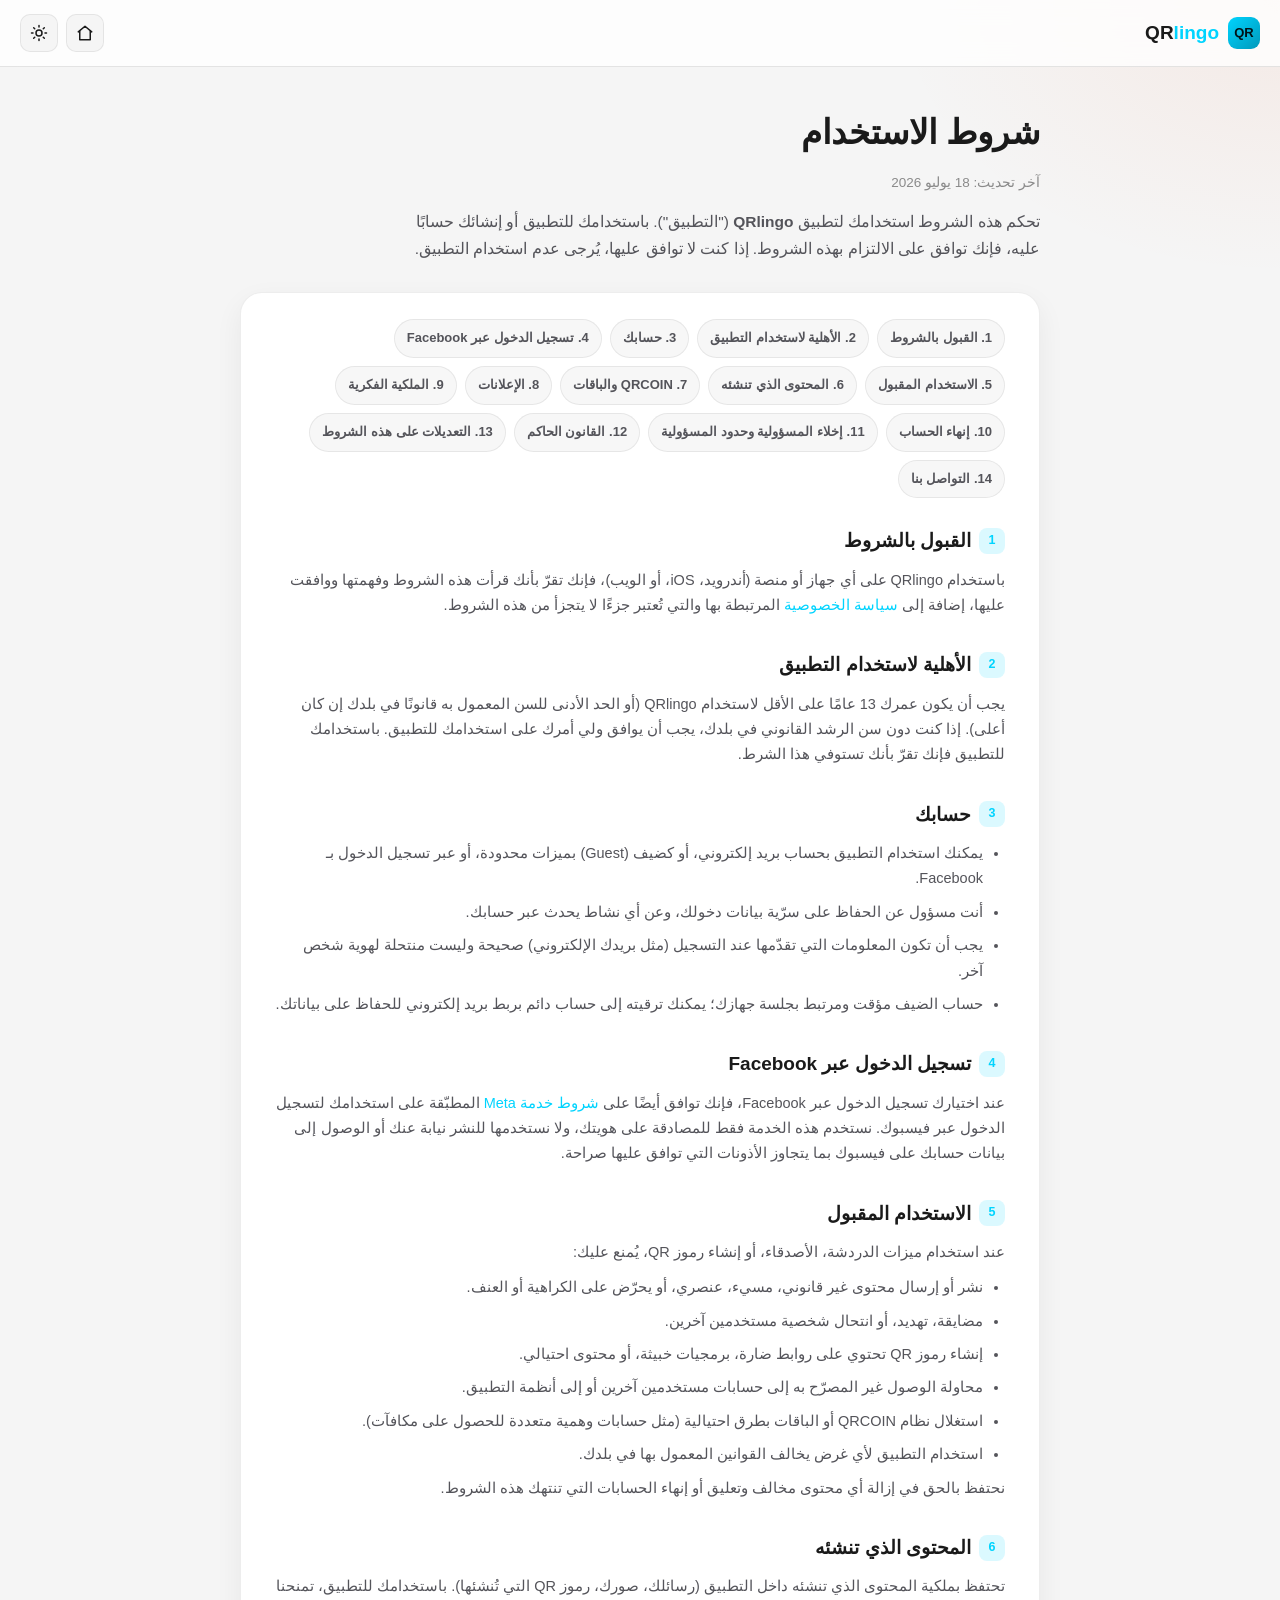
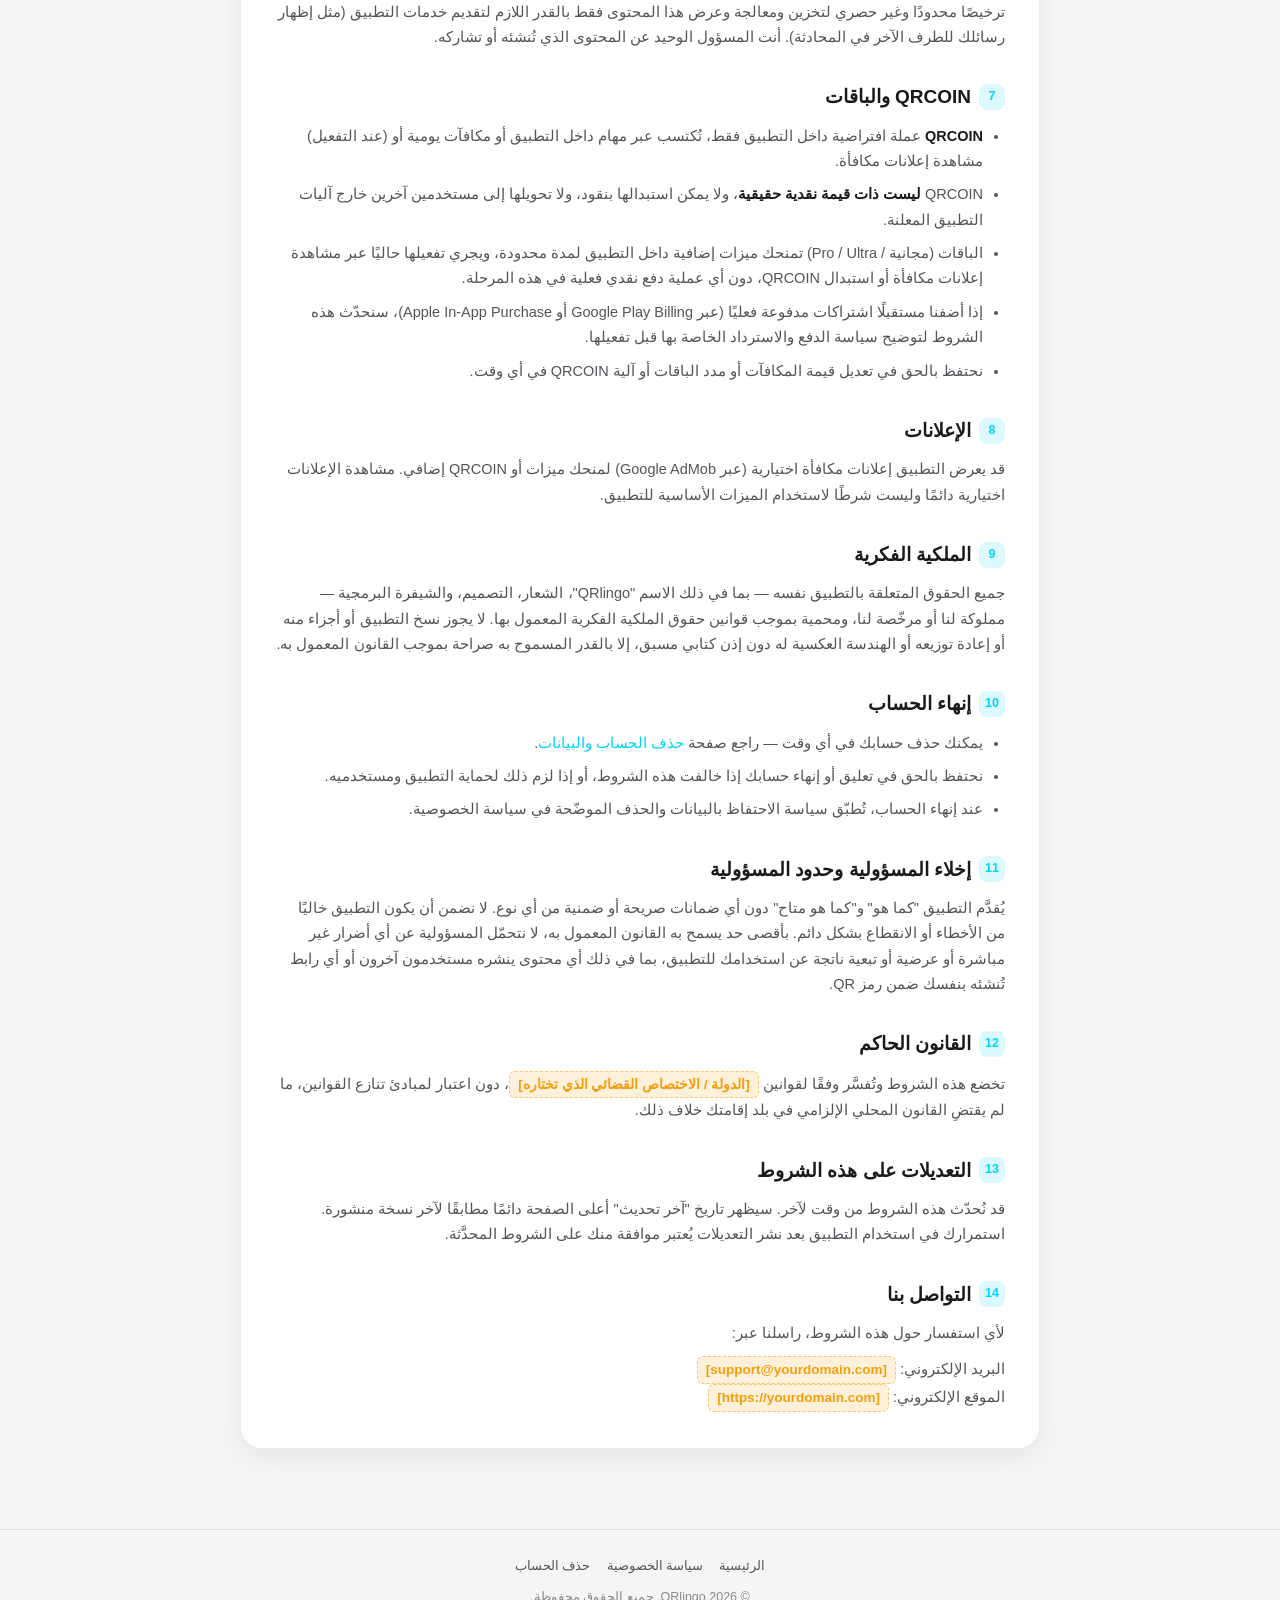
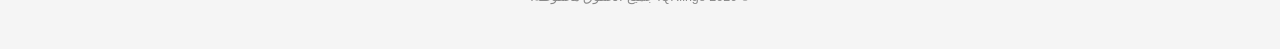
<file: QRLINGO LEGAL 2026/terms/index.html>
<!DOCTYPE html>
<html lang="ar" dir="rtl" data-theme="dark">
<head>
<meta charset="UTF-8">
<meta name="viewport" content="width=device-width, initial-scale=1, viewport-fit=cover">
<title>شروط الاستخدام — QRlingo</title>
<meta name="description" content="شروط استخدام تطبيق QRlingo: الأهلية، الحساب، الاستخدام المقبول، QRCOIN والباقات، والمسؤولية.">
<meta name="robots" content="index,follow">
<link rel="stylesheet" href="../assets/style.css">
</head>
<body>

<header class="topbar">
  <a href="../" class="brand"><span class="brand-mark">QR</span><span class="brand-full">QR<span class="brand-lingo">lingo</span></span></a>
  <div class="topbar-actions">
    <a class="icon-btn" href="../" title="الرئيسية" aria-label="الرئيسية">
      <svg viewBox="0 0 24 24" fill="none" stroke="currentColor" stroke-width="2" stroke-linecap="round" stroke-linejoin="round"><path d="M3 10.5 12 3l9 7.5"/><path d="M5 9.5V21h14V9.5"/></svg>
    </a>
    <button class="icon-btn" id="themeToggleBtn" title="تبديل المظهر" aria-label="تبديل المظهر">
      <svg viewBox="0 0 24 24" fill="none" stroke="currentColor" stroke-width="2" stroke-linecap="round" stroke-linejoin="round"><circle cx="12" cy="12" r="4"/><path d="M12 2v2M12 20v2M4.9 4.9l1.4 1.4M17.7 17.7l1.4 1.4M2 12h2M20 12h2M4.9 19.1l1.4-1.4M17.7 6.3l1.4-1.4"/></svg>
    </button>
  </div>
</header>

<main>
  <div class="page-head">
    <h1>شروط الاستخدام</h1>
    <p class="updated">آخر تحديث: 18 يوليو 2026</p>
    <p class="lede">
      تحكم هذه الشروط استخدامك لتطبيق <strong>QRlingo</strong> ("التطبيق"). باستخدامك للتطبيق أو إنشائك حسابًا
      عليه، فإنك توافق على الالتزام بهذه الشروط. إذا كنت لا توافق عليها، يُرجى عدم استخدام التطبيق.
    </p>
  </div>

  <div class="card">

    <nav class="toc" aria-label="فهرس الشروط">
      <a href="#accept">1. القبول بالشروط</a>
      <a href="#eligibility">2. الأهلية لاستخدام التطبيق</a>
      <a href="#account">3. حسابك</a>
      <a href="#facebook">4. تسجيل الدخول عبر Facebook</a>
      <a href="#conduct">5. الاستخدام المقبول</a>
      <a href="#content">6. المحتوى الذي تنشئه</a>
      <a href="#qrcoin">7. QRCOIN والباقات</a>
      <a href="#ads">8. الإعلانات</a>
      <a href="#ip">9. الملكية الفكرية</a>
      <a href="#termination">10. إنهاء الحساب</a>
      <a href="#disclaimer">11. إخلاء المسؤولية وحدود المسؤولية</a>
      <a href="#law">12. القانون الحاكم</a>
      <a href="#changes">13. التعديلات على هذه الشروط</a>
      <a href="#contact">14. التواصل بنا</a>
    </nav>

    <section class="block" id="accept">
      <h2><span class="num">1</span> القبول بالشروط</h2>
      <p>
        باستخدام QRlingo على أي جهاز أو منصة (أندرويد، iOS، أو الويب)، فإنك تقرّ بأنك قرأت هذه الشروط
        وفهمتها ووافقت عليها، إضافة إلى
        <a href="../privacy/">سياسة الخصوصية</a> المرتبطة بها والتي تُعتبر جزءًا لا يتجزأ من هذه الشروط.
      </p>
    </section>

    <section class="block" id="eligibility">
      <h2><span class="num">2</span> الأهلية لاستخدام التطبيق</h2>
      <p>
        يجب أن يكون عمرك 13 عامًا على الأقل لاستخدام QRlingo (أو الحد الأدنى للسن المعمول به قانونًا في بلدك
        إن كان أعلى). إذا كنت دون سن الرشد القانوني في بلدك، يجب أن يوافق ولي أمرك على استخدامك للتطبيق.
        باستخدامك للتطبيق فإنك تقرّ بأنك تستوفي هذا الشرط.
      </p>
    </section>

    <section class="block" id="account">
      <h2><span class="num">3</span> حسابك</h2>
      <ul>
        <li>يمكنك استخدام التطبيق بحساب بريد إلكتروني، أو كضيف (Guest) بميزات محدودة، أو عبر تسجيل الدخول بـ Facebook.</li>
        <li>أنت مسؤول عن الحفاظ على سرّية بيانات دخولك، وعن أي نشاط يحدث عبر حسابك.</li>
        <li>يجب أن تكون المعلومات التي تقدّمها عند التسجيل (مثل بريدك الإلكتروني) صحيحة وليست منتحلة لهوية شخص آخر.</li>
        <li>حساب الضيف مؤقت ومرتبط بجلسة جهازك؛ يمكنك ترقيته إلى حساب دائم بربط بريد إلكتروني للحفاظ على بياناتك.</li>
      </ul>
    </section>

    <section class="block" id="facebook">
      <h2><span class="num">4</span> تسجيل الدخول عبر Facebook</h2>
      <p>
        عند اختيارك تسجيل الدخول عبر Facebook، فإنك توافق أيضًا على
        <a href="https://www.facebook.com/legal/terms" target="_blank" rel="noopener">شروط خدمة Meta</a>
        المطبّقة على استخدامك لتسجيل الدخول عبر فيسبوك. نستخدم هذه الخدمة فقط للمصادقة على هويتك،
        ولا نستخدمها للنشر نيابة عنك أو الوصول إلى بيانات حسابك على فيسبوك بما يتجاوز الأذونات التي توافق عليها صراحة.
      </p>
    </section>

    <section class="block" id="conduct">
      <h2><span class="num">5</span> الاستخدام المقبول</h2>
      <p>عند استخدام ميزات الدردشة، الأصدقاء، أو إنشاء رموز QR، يُمنع عليك:</p>
      <ul>
        <li>نشر أو إرسال محتوى غير قانوني، مسيء، عنصري، أو يحرّض على الكراهية أو العنف.</li>
        <li>مضايقة، تهديد، أو انتحال شخصية مستخدمين آخرين.</li>
        <li>إنشاء رموز QR تحتوي على روابط ضارة، برمجيات خبيثة، أو محتوى احتيالي.</li>
        <li>محاولة الوصول غير المصرّح به إلى حسابات مستخدمين آخرين أو إلى أنظمة التطبيق.</li>
        <li>استغلال نظام QRCOIN أو الباقات بطرق احتيالية (مثل حسابات وهمية متعددة للحصول على مكافآت).</li>
        <li>استخدام التطبيق لأي غرض يخالف القوانين المعمول بها في بلدك.</li>
      </ul>
      <p>نحتفظ بالحق في إزالة أي محتوى مخالف وتعليق أو إنهاء الحسابات التي تنتهك هذه الشروط.</p>
    </section>

    <section class="block" id="content">
      <h2><span class="num">6</span> المحتوى الذي تنشئه</h2>
      <p>
        تحتفظ بملكية المحتوى الذي تنشئه داخل التطبيق (رسائلك، صورك، رموز QR التي تُنشئها). باستخدامك
        للتطبيق، تمنحنا ترخيصًا محدودًا وغير حصري لتخزين ومعالجة وعرض هذا المحتوى فقط بالقدر اللازم
        لتقديم خدمات التطبيق (مثل إظهار رسائلك للطرف الآخر في المحادثة). أنت المسؤول الوحيد عن المحتوى
        الذي تُنشئه أو تشاركه.
      </p>
    </section>

    <section class="block" id="qrcoin">
      <h2><span class="num">7</span> QRCOIN والباقات</h2>
      <ul>
        <li><strong>QRCOIN</strong> عملة افتراضية داخل التطبيق فقط، تُكتسب عبر مهام داخل التطبيق أو مكافآت يومية أو (عند التفعيل) مشاهدة إعلانات مكافأة.</li>
        <li>QRCOIN <strong>ليست ذات قيمة نقدية حقيقية</strong>، ولا يمكن استبدالها بنقود، ولا تحويلها إلى مستخدمين آخرين خارج آليات التطبيق المعلنة.</li>
        <li>الباقات (مجانية / Pro / Ultra) تمنحك ميزات إضافية داخل التطبيق لمدة محدودة، ويجري تفعيلها حاليًا عبر مشاهدة إعلانات مكافأة أو استبدال QRCOIN، دون أي عملية دفع نقدي فعلية في هذه المرحلة.</li>
        <li>إذا أضفنا مستقبلًا اشتراكات مدفوعة فعليًا (عبر Google Play Billing أو Apple In-App Purchase)، سنحدّث هذه الشروط لتوضيح سياسة الدفع والاسترداد الخاصة بها قبل تفعيلها.</li>
        <li>نحتفظ بالحق في تعديل قيمة المكافآت أو مدد الباقات أو آلية QRCOIN في أي وقت.</li>
      </ul>
    </section>

    <section class="block" id="ads">
      <h2><span class="num">8</span> الإعلانات</h2>
      <p>
        قد يعرض التطبيق إعلانات مكافأة اختيارية (عبر Google AdMob) لمنحك ميزات أو QRCOIN إضافي.
        مشاهدة الإعلانات اختيارية دائمًا وليست شرطًا لاستخدام الميزات الأساسية للتطبيق.
      </p>
    </section>

    <section class="block" id="ip">
      <h2><span class="num">9</span> الملكية الفكرية</h2>
      <p>
        جميع الحقوق المتعلقة بالتطبيق نفسه — بما في ذلك الاسم "QRlingo"، الشعار، التصميم، والشيفرة البرمجية —
        مملوكة لنا أو مرخّصة لنا، ومحمية بموجب قوانين حقوق الملكية الفكرية المعمول بها. لا يجوز نسخ التطبيق
        أو أجزاء منه أو إعادة توزيعه أو الهندسة العكسية له دون إذن كتابي مسبق، إلا بالقدر المسموح به صراحة
        بموجب القانون المعمول به.
      </p>
    </section>

    <section class="block" id="termination">
      <h2><span class="num">10</span> إنهاء الحساب</h2>
      <ul>
        <li>يمكنك حذف حسابك في أي وقت — راجع صفحة <a href="../delete-account/">حذف الحساب والبيانات</a>.</li>
        <li>نحتفظ بالحق في تعليق أو إنهاء حسابك إذا خالفت هذه الشروط، أو إذا لزم ذلك لحماية التطبيق ومستخدميه.</li>
        <li>عند إنهاء الحساب، تُطبّق سياسة الاحتفاظ بالبيانات والحذف الموضّحة في سياسة الخصوصية.</li>
      </ul>
    </section>

    <section class="block" id="disclaimer">
      <h2><span class="num">11</span> إخلاء المسؤولية وحدود المسؤولية</h2>
      <p>
        يُقدَّم التطبيق "كما هو" و"كما هو متاح" دون أي ضمانات صريحة أو ضمنية من أي نوع. لا نضمن أن يكون
        التطبيق خاليًا من الأخطاء أو الانقطاع بشكل دائم. بأقصى حد يسمح به القانون المعمول به، لا نتحمّل
        المسؤولية عن أي أضرار غير مباشرة أو عرضية أو تبعية ناتجة عن استخدامك للتطبيق، بما في ذلك أي محتوى
        ينشره مستخدمون آخرون أو أي رابط تُنشئه بنفسك ضمن رمز QR.
      </p>
    </section>

    <section class="block" id="law">
      <h2><span class="num">12</span> القانون الحاكم</h2>
      <p>
        تخضع هذه الشروط وتُفسَّر وفقًا لقوانين
        <span class="placeholder">[الدولة / الاختصاص القضائي الذي تختاره]</span>،
        دون اعتبار لمبادئ تنازع القوانين، ما لم يقتضِ القانون المحلي الإلزامي في بلد إقامتك خلاف ذلك.
      </p>
    </section>

    <section class="block" id="changes">
      <h2><span class="num">13</span> التعديلات على هذه الشروط</h2>
      <p>
        قد نُحدّث هذه الشروط من وقت لآخر. سيظهر تاريخ "آخر تحديث" أعلى الصفحة دائمًا مطابقًا لآخر نسخة
        منشورة. استمرارك في استخدام التطبيق بعد نشر التعديلات يُعتبر موافقة منك على الشروط المحدَّثة.
      </p>
    </section>

    <section class="block" id="contact">
      <h2><span class="num">14</span> التواصل بنا</h2>
      <p>لأي استفسار حول هذه الشروط، راسلنا عبر:</p>
      <p>
        البريد الإلكتروني: <span class="placeholder">[support@yourdomain.com]</span><br>
        الموقع الإلكتروني: <span class="placeholder">[https://yourdomain.com]</span>
      </p>
    </section>

  </div>
</main>

<footer>
  <div class="foot-links">
    <a href="../">الرئيسية</a>
    <a href="../privacy/">سياسة الخصوصية</a>
    <a href="../delete-account/">حذف الحساب</a>
  </div>
  © <span id="year"></span> QRlingo. جميع الحقوق محفوظة.
</footer>

<script>
(function(){
  var KEY = "qrlingoLegalTheme";
  var root = document.documentElement;
  var btn = document.getElementById("themeToggleBtn");
  var saved = localStorage.getItem(KEY);
  if(saved){ root.setAttribute("data-theme", saved); }
  else if(window.matchMedia && window.matchMedia("(prefers-color-scheme: light)").matches){ root.setAttribute("data-theme","light"); }
  btn && btn.addEventListener("click", function(){
    var next = root.getAttribute("data-theme") === "light" ? "dark" : "light";
    root.setAttribute("data-theme", next);
    localStorage.setItem(KEY, next);
  });
  var y = document.getElementById("year");
  if(y) y.textContent = new Date().getFullYear();
})();
</script>
</body>
</html>
</file>
<file: QRLINGO LEGAL 2026/assets/style.css>
/* ==========================================================
   QRlingo — Legal Pages Stylesheet
   Self-contained. No external fonts, frameworks, or CDNs.
   ========================================================== */

:root{
  --cyan:#00d4ff;
  --orange:#e8602a;

  --bg:#161616;
  --bg-secondary:#1e1e1e;
  --surface:#232323;
  --surface2:#2b2b2b;
  --glass:rgba(255,255,255,.05);
  --glass-border:rgba(255,255,255,.08);
  --hairline:rgba(255,255,255,.09);
  --text:#f1f1f1;
  --text-sub:#a8a8a8;
  --text-muted:#767676;

  --danger:#ef4444;
  --success:#22c55e;
  --warning:#f59e0b;

  --r-sm:10px;
  --r-md:16px;
  --r-lg:22px;
  --max-w:840px;
  --font:-apple-system,BlinkMacSystemFont,"Segoe UI",Tahoma,Arial,"Noto Kufi Arabic","Helvetica Neue",sans-serif;
}

[data-theme="light"]{
  --bg:#f5f5f5;
  --bg-secondary:#ececec;
  --surface:#ffffff;
  --surface2:#eeeeee;
  --glass:rgba(0,0,0,.03);
  --glass-border:rgba(0,0,0,.07);
  --hairline:rgba(0,0,0,.1);
  --text:#1a1a1a;
  --text-sub:#54545a;
  --text-muted:#8a8a8a;
}

*{box-sizing:border-box;margin:0;padding:0;}
html{scroll-behavior:smooth;}
body{
  font-family:var(--font);
  background:
    radial-gradient(900px 500px at 15% -10%, rgba(0,212,255,.12), transparent 60%),
    radial-gradient(700px 500px at 100% 0%, rgba(232,96,42,.08), transparent 55%),
    var(--bg);
  color:var(--text);
  line-height:1.75;
  min-height:100vh;
  -webkit-font-smoothing:antialiased;
  transition:background-color .25s ease, color .25s ease;
}
[dir="rtl"] body{ font-feature-settings:"kern" 1; }

a{ color:var(--cyan); text-decoration:none; }
a:hover{ text-decoration:underline; }
ul,ol{ padding-inline-start:22px; }
li{ margin-bottom:8px; }

/* ── Top bar ── */
.topbar{
  position:sticky; top:0; z-index:20;
  display:flex; align-items:center; justify-content:space-between;
  gap:12px; padding:14px 20px;
  background:rgba(20,20,20,.72);
  backdrop-filter:blur(14px); -webkit-backdrop-filter:blur(14px);
  border-bottom:1px solid var(--hairline);
}
[data-theme="light"] .topbar{ background:rgba(255,255,255,.78); }

.brand{ display:flex; align-items:center; gap:9px; font-weight:800; font-size:19px; color:var(--text); }
.brand-mark{
  width:32px; height:32px; border-radius:9px; flex-shrink:0;
  display:flex; align-items:center; justify-content:center;
  background:linear-gradient(135deg,var(--cyan),#0099bb);
  color:#001217; font-weight:900; font-size:13px;
}
.brand-lingo{ color:var(--cyan); }

.topbar-actions{ display:flex; align-items:center; gap:8px; }
.icon-btn{
  width:38px; height:38px; border-radius:var(--r-sm);
  display:flex; align-items:center; justify-content:center;
  background:var(--glass); border:1px solid var(--glass-border);
  color:var(--text); cursor:pointer; transition:.18s;
}
.icon-btn:hover{ background:var(--surface2); }
.icon-btn svg{ width:18px; height:18px; }

/* ── Layout ── */
main{ max-width:var(--max-w); margin:0 auto; padding:36px 20px 80px; }
.page-head{ margin-bottom:30px; }
.page-head h1{ font-size:clamp(26px,4vw,34px); font-weight:800; margin-bottom:8px; }
.page-head .updated{ color:var(--text-muted); font-size:13.5px; }
.page-head .lede{ color:var(--text-sub); font-size:15.5px; margin-top:14px; max-width:640px; }

.card{
  background:var(--surface);
  border:1px solid var(--glass-border);
  border-radius:var(--r-lg);
  padding:26px clamp(18px,4vw,34px);
  box-shadow:0 10px 28px rgba(0,0,0,.18);
}
[data-theme="light"] .card{ box-shadow:0 10px 28px rgba(0,0,0,.06); }

section.block{ margin-bottom:30px; }
section.block:last-child{ margin-bottom:0; }
section.block h2{
  font-size:19px; font-weight:800; margin-bottom:10px;
  display:flex; align-items:center; gap:8px; color:var(--text);
}
section.block h2 .num{
  display:inline-flex; align-items:center; justify-content:center;
  width:26px; height:26px; border-radius:8px; flex-shrink:0;
  background:rgba(0,212,255,.14); color:var(--cyan);
  font-size:12.5px; font-weight:800;
}
section.block h3{ font-size:15.5px; font-weight:700; margin:16px 0 8px; color:var(--text); }
section.block p{ color:var(--text-sub); font-size:14.5px; margin-bottom:10px; }
section.block li{ color:var(--text-sub); font-size:14.5px; }
section.block strong{ color:var(--text); }

.placeholder{
  display:inline-block;
  background:rgba(245,158,11,.14);
  color:var(--warning);
  border:1px dashed rgba(245,158,11,.5);
  border-radius:6px;
  padding:1px 8px;
  font-size:13.5px;
  font-weight:700;
}

.note{
  background:var(--glass);
  border:1px solid var(--glass-border);
  border-inline-start:3px solid var(--cyan);
  border-radius:var(--r-sm);
  padding:12px 16px;
  font-size:13.5px;
  color:var(--text-sub);
  margin:12px 0;
}
.note.warn{ border-inline-start-color:var(--warning); }
.note.danger{ border-inline-start-color:var(--danger); }

table{ width:100%; border-collapse:collapse; margin:10px 0 4px; font-size:13.5px; }
th,td{ text-align:start; padding:9px 10px; border-bottom:1px solid var(--hairline); color:var(--text-sub); }
th{ color:var(--text); font-weight:700; }

.toc{
  display:flex; flex-wrap:wrap; gap:8px;
  margin-bottom:26px;
}
.toc a{
  font-size:13px; font-weight:600;
  padding:7px 12px; border-radius:999px;
  background:var(--glass); border:1px solid var(--glass-border);
  color:var(--text-sub); text-decoration:none;
}
.toc a:hover{ color:var(--cyan); border-color:rgba(0,212,255,.4); }

.btn{
  display:inline-flex; align-items:center; justify-content:center; gap:8px;
  height:46px; padding:0 22px; border-radius:var(--r-sm);
  font-weight:700; font-size:14.5px; cursor:pointer;
  border:1px solid transparent; text-decoration:none;
}
.btn-primary{ background:var(--cyan); color:#001217; }
.btn-primary:hover{ opacity:.9; text-decoration:none; }
.btn-ghost{ background:var(--glass); border-color:var(--glass-border); color:var(--text); }
.btn-ghost:hover{ background:var(--surface2); text-decoration:none; }
.btn-danger{ background:rgba(239,68,68,.12); border-color:rgba(239,68,68,.35); color:var(--danger); }
.btn-danger:hover{ background:rgba(239,68,68,.2); text-decoration:none; }

.steps{ display:flex; flex-direction:column; gap:14px; margin:14px 0; }
.step{ display:flex; gap:14px; align-items:flex-start; }
.step-num{
  width:30px; height:30px; border-radius:50%; flex-shrink:0;
  display:flex; align-items:center; justify-content:center;
  background:rgba(0,212,255,.14); color:var(--cyan); font-weight:800; font-size:13.5px;
}
.step-body strong{ display:block; font-size:14.5px; margin-bottom:2px; }
.step-body span{ color:var(--text-sub); font-size:13.5px; }

.grid-cards{ display:grid; grid-template-columns:1fr 1fr; gap:14px; margin:16px 0; }
.mini-card{
  background:var(--glass); border:1px solid var(--glass-border);
  border-radius:var(--r-md); padding:16px;
}
.mini-card h4{ font-size:14px; margin-bottom:6px; color:var(--text); }
.mini-card p{ font-size:13px; color:var(--text-sub); margin:0; }

/* ── Landing hub ── */
.hub-grid{ display:grid; grid-template-columns:repeat(3,1fr); gap:16px; margin-top:26px; }
.hub-card{
  background:var(--surface); border:1px solid var(--glass-border);
  border-radius:var(--r-lg); padding:24px 20px; text-decoration:none;
  color:var(--text); transition:.18s; display:flex; flex-direction:column; gap:10px;
}
.hub-card:hover{ transform:translateY(-2px); border-color:rgba(0,212,255,.4); text-decoration:none; }
.hub-card .hub-icon{
  width:42px; height:42px; border-radius:12px;
  background:rgba(0,212,255,.14); color:var(--cyan);
  display:flex; align-items:center; justify-content:center;
}
.hub-card h3{ font-size:16.5px; font-weight:800; }
.hub-card p{ font-size:13.5px; color:var(--text-sub); line-height:1.6; }
.hub-card .go{ font-size:13px; font-weight:700; color:var(--cyan); margin-top:auto; }

/* ── Footer ── */
footer{
  border-top:1px solid var(--hairline);
  padding:26px 20px 40px;
  text-align:center;
  color:var(--text-muted);
  font-size:12.5px;
}
footer .foot-links{ margin-bottom:10px; display:flex; gap:16px; justify-content:center; flex-wrap:wrap; }
footer a{ color:var(--text-sub); }

/* ── Responsive ── */
@media (max-width:640px){
  .hub-grid{ grid-template-columns:1fr; }
  .grid-cards{ grid-template-columns:1fr; }
  main{ padding:26px 16px 60px; }
  .card{ padding:20px 16px; }
  .brand span.brand-full{ display:none; }
}
</file>
